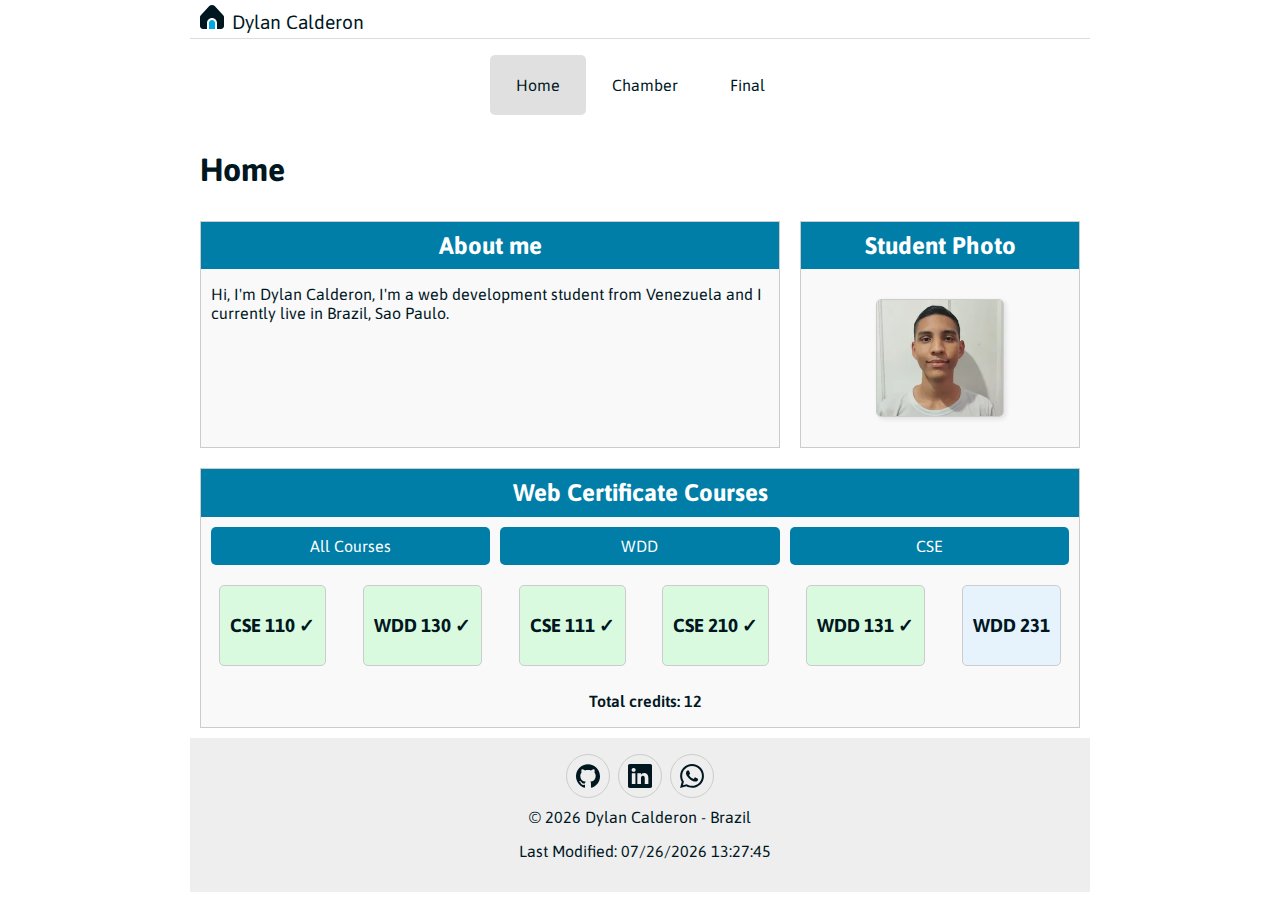
<file: index.html>
<!DOCTYPE html>
<html lang="en">

<head>
    <meta charset="UTF-8">
    <meta name="viewport" content="width=device-width, initial-scale=1.0">
    <title>WDD 231 - Homepage</title>
    <meta name="author" content="Dylan Janesky Calderon Machado">
    <meta name="description"
        content="Course Homepage Assignment for WDD 231 - Web Development, Main Page of the Repository">
    <meta property="og:title" content="WDD 231 Homepage">
    <meta property="og:description"
        content="Homepage for WDD 231 - Web Development Course, Main Page of the Repository with links to other projects and assignments.">
    <meta property="og:image" content="https://cdn0.iconfinder.com/data/icons/set-app-incredibles/24/Home-01-512.png">
    <meta property="og:url" content="https://dylanjcm.github.io/wdd231/index.html">
    <link rel="preconnect" href="https://fonts.googleapis.com">
    <link rel="preconnect" href="https://fonts.gstatic.com" crossorigin>
    <link href="https://fonts.googleapis.com/css2?family=Asap:ital,wght@0,100..900;1,100..900&display=swap"
        rel="stylesheet">
    <link rel="stylesheet" href="styles/normalize.css">
    <link rel="stylesheet" href="styles/base.css">
    <link rel="stylesheet" href="styles/larger.css">
    <link rel="icon" href="images/favicon.ico">
    <script src="scripts/navigation.js" defer></script>
    <script src="scripts/index.js" defer></script>
</head>

<body>
    <header>
        <img src="images/home.svg" alt="Home Icon" width="512" height="512">
        <span>Dylan Calderon</span>
        <button id="ham-btn" class="hamburger" aria-label="Toggle navigation"></button>
    </header>
    <nav id="nav-bar" class="navigation">
        <ul>
            <li class="current"><a href="index.html">Home</a></li>
            <li><a href="#">Chamber</a></li>
            <li><a href="#">Final</a></li>
        </ul>
    </nav>
    <main>
        <h1>Home</h1>
        <section class="info-box" id="about-box">
            <h2>About me</h2>
            <p>Hi, I'm Dylan Calderon, I'm a web development student from Venezuela and I currently live in Brazil, Sao
                Paulo.</p>
        </section>
        <section class="info-box" id="photo-box">
            <h2>Student Photo</h2>
            <img src="images/dylanimage.webp" alt="Student Photo" width="128" height="128">
        </section>
        <section class="info-box" id="courses-box">
            <h2>Web Certificate Courses</h2>
            <div id="filter-buttons">
                <button data-filter="all">All Courses</button>
                <button data-filter="WDD">WDD</button>
                <button data-filter="CSE">CSE</button>
            </div>
            <div id="course-list"></div>
        </section>
        <dialog id="course-dialog">
            <div id="dialog-content"></div>
            <button id="close-dialog" class="close-btn">Close</button>
        </dialog>

    </main>
    <footer>
        <div class="social">
            <a href="https://github.com/dylanjcm/wdd231"><img src="images/github.svg" alt="github icon" width="16"
                    height="16"></a>
            <a href="https://www.linkedin.com/in/dylan-calderon-6354aa339"><img src="images/linkedin.svg"
                    alt="linkedin icon" width="16" height="16"></a>
            <a href="https://wa.me/5511932115550"><img src="images/whatsapp.svg" alt="whatsapp icon" width="16"
                    height="16"></a>
        </div>
        <span id="currentyear"></span>
        <p id="last-modified"></p>
    </footer>
</body>

</html>
</file>
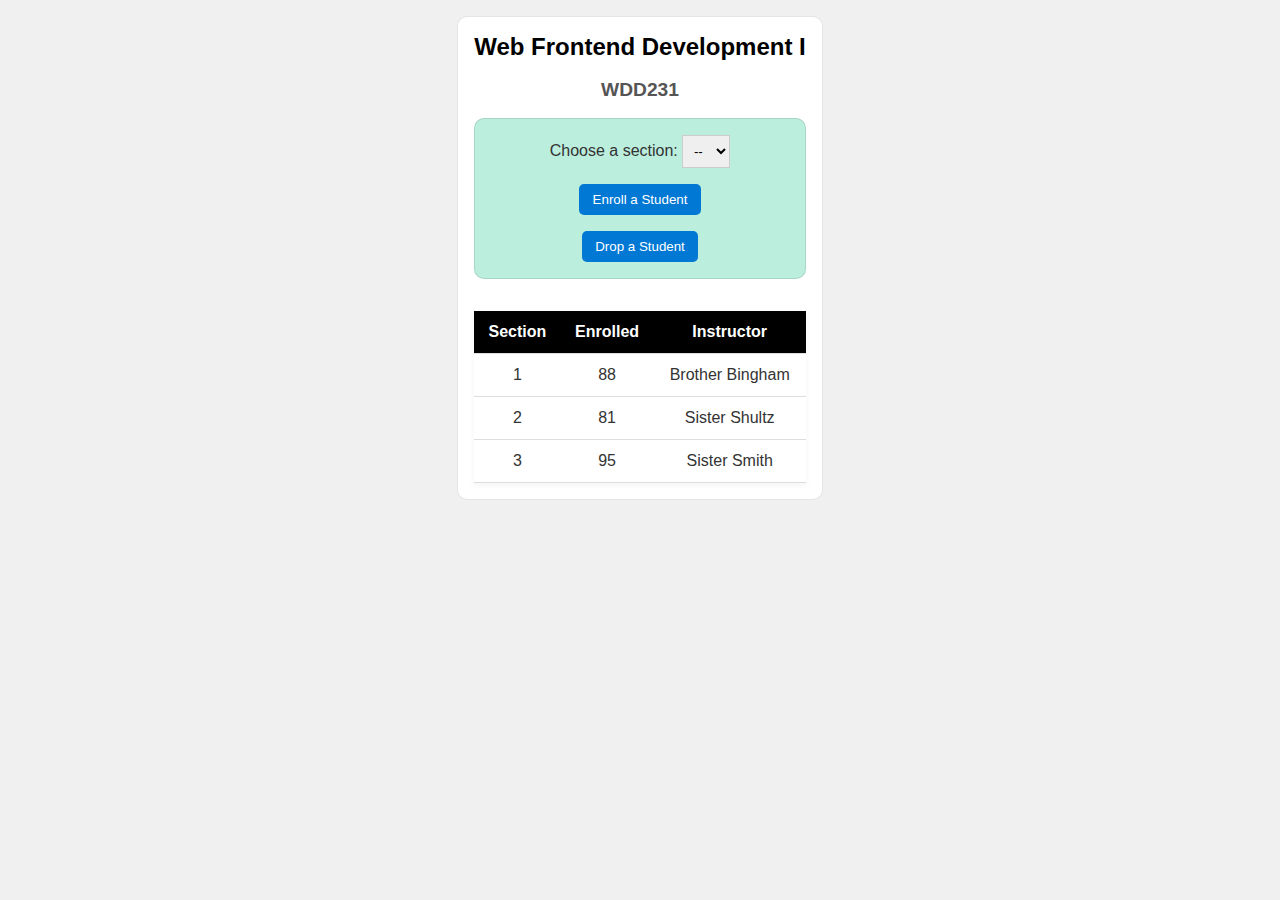
<file: modules.html>
<!DOCTYPE html>
<html lang="en">

<head>
  <meta charset="UTF-8">
  <meta name="viewport" content="width=device-width, initial-scale=1.0">
  <title>Modules Example: Course and Sections</title>
  <link rel="stylesheet" href="styles/modules.css">
  <script type="module" src="scripts/modules/modules.mjs"></script>
</head>

<body>
  <main>
  <h1 id="courseName"></h1>
  <h2 id="courseCode"></h2>

  <div id="enrollment">
    <label for="sectionNumber">Choose a section:</label>
    <select id="sectionNumber">
      <option value="0" disabled selected>--</option>
    </select>
    <button id="enrollStudent">Enroll a Student</button>
    <button id="dropStudent">Drop a Student</button>
  </div>

  <table>
    <thead>
      <tr>
        <th>Section</th>
        <th>Enrolled</th>
        <th>Instructor</th>
      </tr>
    </thead>
    <tbody id="sections"></tbody>
  </table>
  </main>
</body>

</html>
</file>
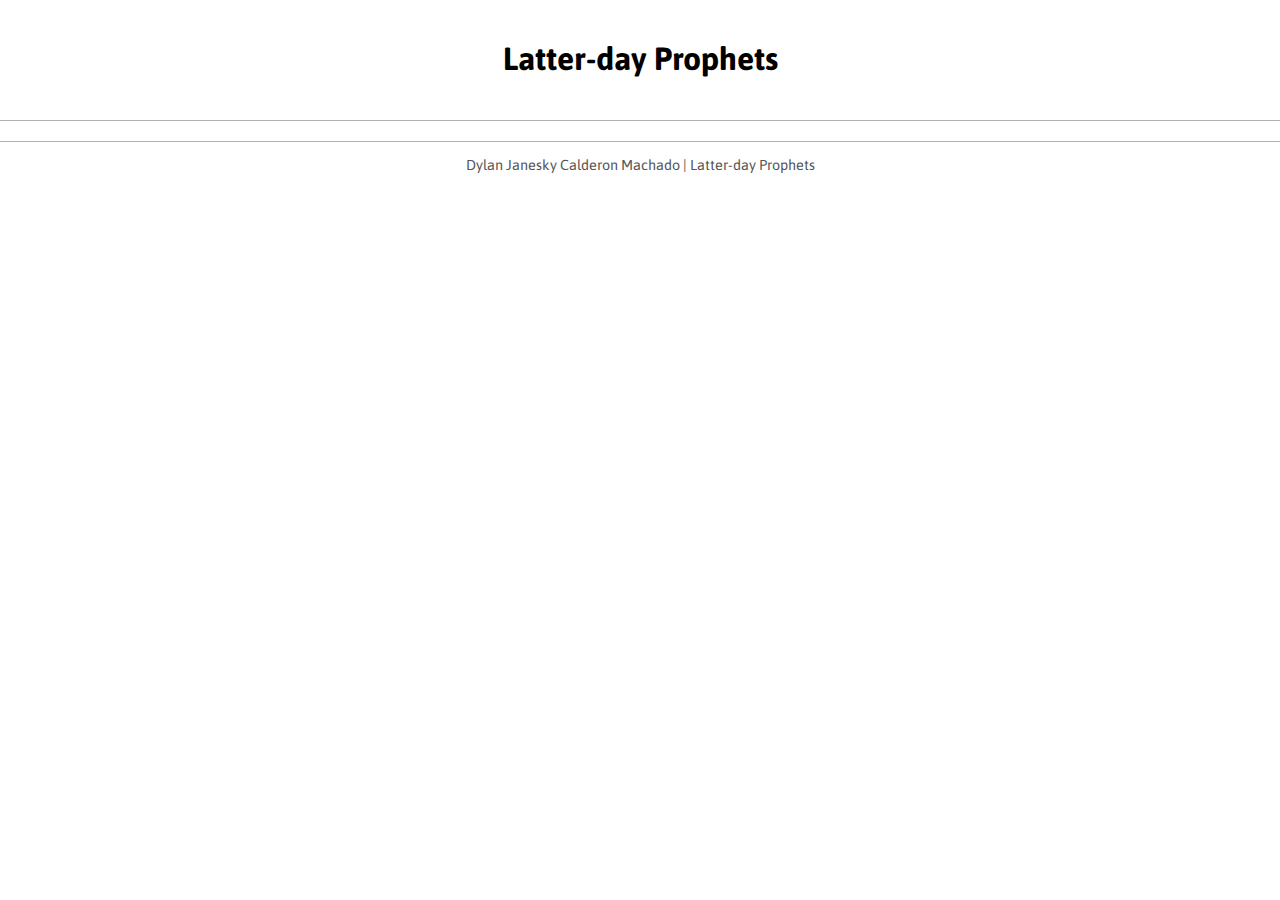
<file: prophets.html>
<!DOCTYPE html>
<html lang="en">

<head>
    <meta charset="UTF-8">
    <meta name="viewport" content="width=device-width, initial-scale=1.0">
    <title>WDD 231 - Homepage</title>
    <meta name="author" content="Dylan Janesky Calderon Machado">
    <meta name="description" content="Course Prohets Assignment for WDD 231 - Web Development">
    <meta property="og:title" content="WDD 231 Homepage">
    <meta property="og:description" content="Prophets Assignment for WDD 231 - Web Development Course, with a list of prophets, using Fetch API.">
    <meta property="og:image" content="https://cdn0.iconfinder.com/data/icons/set-app-incredibles/24/Home-01-512.png">
    <meta property="og:url" content="https://dylanjcm.github.io/wdd231/index.html">
    <link rel="preconnect" href="https://fonts.googleapis.com">
    <link rel="preconnect" href="https://fonts.gstatic.com" crossorigin>
    <link href="https://fonts.googleapis.com/css2?family=Asap:ital,wght@0,100..900;1,100..900&display=swap"
        rel="stylesheet">
    <link rel="stylesheet" href="styles/normalize.css">
    <link rel="stylesheet" href="styles/prophets.css">
    <link rel="icon" href="images/favicon.ico">
    <script src="scripts/navigation.js" defer></script>
    <script src="scripts/prophets.js" defer></script>
</head>
<body>
    <header>
  <h1>Latter-day Prophets</h1>
</header>
<main>
  <div id="cards"></div>
</main>
<footer>
  Dylan Janesky Calderon Machado | Latter-day Prophets
</footer>
</body>
</html>
</file>
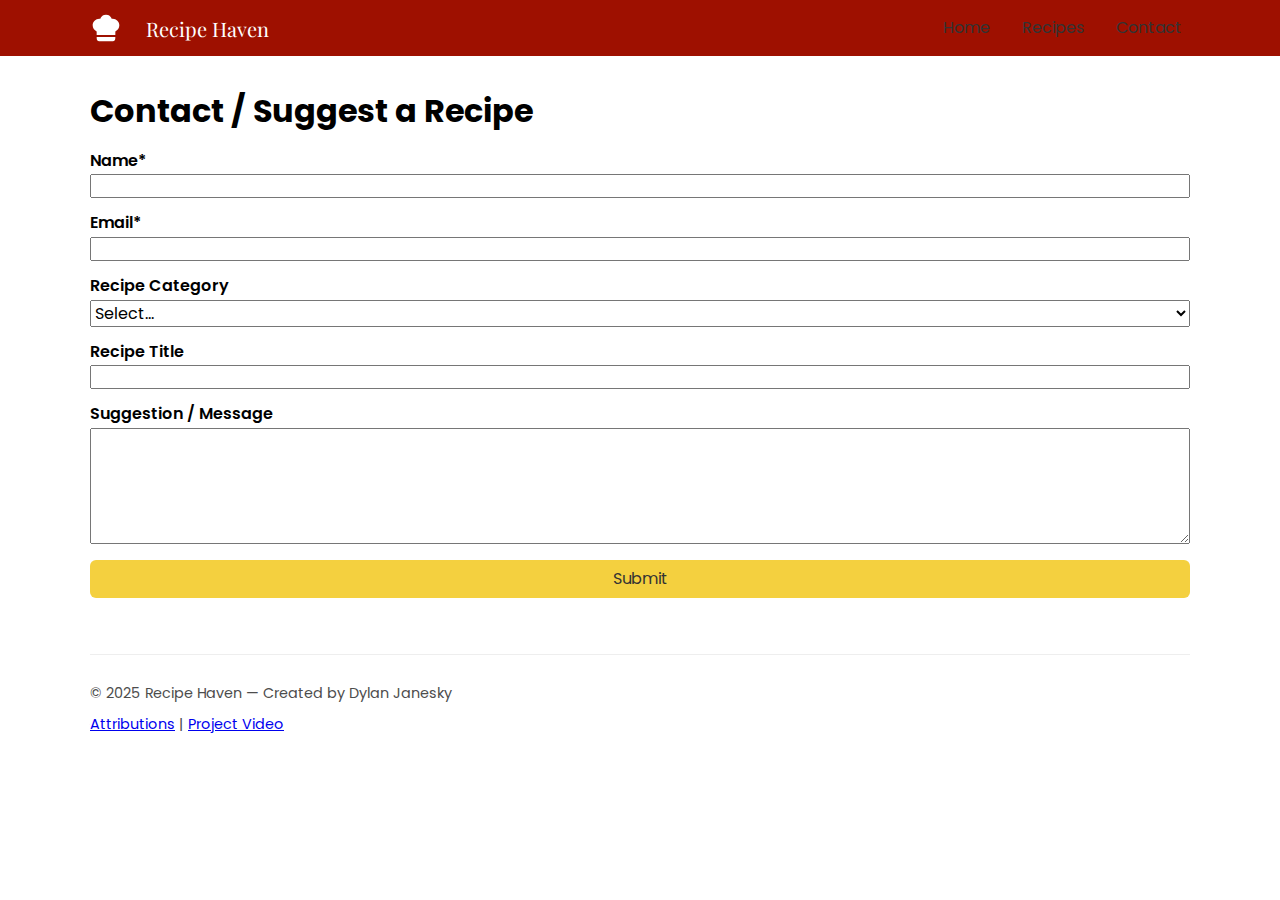
<file: project/contact.html>
<!doctype html>
<html lang="en">

<head>
    <meta charset="utf-8" />
    <meta name="viewport" content="width=device-width,initial-scale=1" />
    <title>Contact Us — Suggest a Recipe | Recipe Haven</title>
    <meta name="description"
        content="Send us your recipe ideas, questions, or feedback. Use the form to share dish suggestions, categories, and messages with the Recipe Haven team." />
    <meta name="author" content="Dylan Janesky Calderon Machado" />
    <meta property="og:title" content="Recipe Haven — Contact & Recipe Suggestions" />
    <meta property="og:description"
        content="Have a recipe idea? Use our contact form to send suggestions, share feedback, or reach out with questions. We'd love to hear from you!" />
    <meta property="og:image" content="https://dylanjcm.github.io/wdd231/project/images/og-image.webp" />
    <meta property="og:url" content="https://dylanjcm.github.io/wdd231/project/contact.html" />
    <link rel="icon" href="images/favicon.ico">
    <link rel="preconnect" href="https://fonts.googleapis.com">
    <link rel="preconnect" href="https://fonts.gstatic.com" crossorigin>
    <link
        href="https://fonts.googleapis.com/css2?family=Poppins:wght@300;400;600&family=Playfair+Display:wght@600&display=swap"
        rel="stylesheet">
    <link rel="stylesheet" href="styles/normalize.css">
    <link rel="stylesheet" href="styles/base.css">
    <link rel="stylesheet" href="styles/larger.css">
    <script src="scripts/navigation.js" defer></script>
    <script type="module" src="scripts/contact.js"></script>
</head>

<body>
    <header class="site-header">
        <nav class="nav container" aria-label="Main navigation">
            <button id="hamburger" class="hamburger" aria-controls="primary-menu" aria-expanded="false"
                aria-label="Open menu">☰</button>
            <img src="images/chef-hat.svg" alt="chef-icon" class="nav-icon">
            <a class="brand" href="index.html">Recipe Haven</a>
            <ul id="primary-menu" class="nav-list">
                <li><a href="index.html">Home</a></li>
                <li><a href="recipes.html">Recipes</a></li>
                <li><a id="active" href="contact.html" aria-current="page">Contact</a></li>
            </ul>
        </nav>
    </header>

    <main class="container contact-page">
        <h1>Contact / Suggest a Recipe</h1>

        <form id="contact-form" method="get" action="form-results.html" novalidate>
            <div class="form-row">
                <label for="name">Name<span aria-hidden="true">*</span></label>
                <input id="name" name="name" type="text" required>
            </div>

            <div class="form-row">
                <label for="email">Email<span aria-hidden="true">*</span></label>
                <input id="email" name="email" type="email" required>
            </div>

            <div class="form-row">
                <label for="category">Recipe Category</label>
                <select id="category" name="category" required>
                    <option value="">Select...</option>
                    <option value="breakfast">Breakfast</option>
                    <option value="lunch">Lunch</option>
                    <option value="dinner">Dinner</option>
                    <option value="dessert">Dessert</option>
                </select>
            </div>

            <div class="form-row">
                <label for="title">Recipe Title</label>
                <input id="title" name="title" type="text">
            </div>

            <div class="form-row">
                <label for="message">Suggestion / Message</label>
                <textarea id="message" name="message" rows="6"></textarea>
            </div>

            <div class="form-row">
                <button type="submit" class="btn">Submit</button>
            </div>
        </form>
    </main>

    <footer class="site-footer container">
        <p>&copy; 2025 Recipe Haven — Created by Dylan Janesky</p>
        <p><a href="attributions.html">Attributions</a> | <a href="https://youtu.be/FtDxSEpryQU">Project Video</a>
        </p>
    </footer>

</body>

</html>
</file>
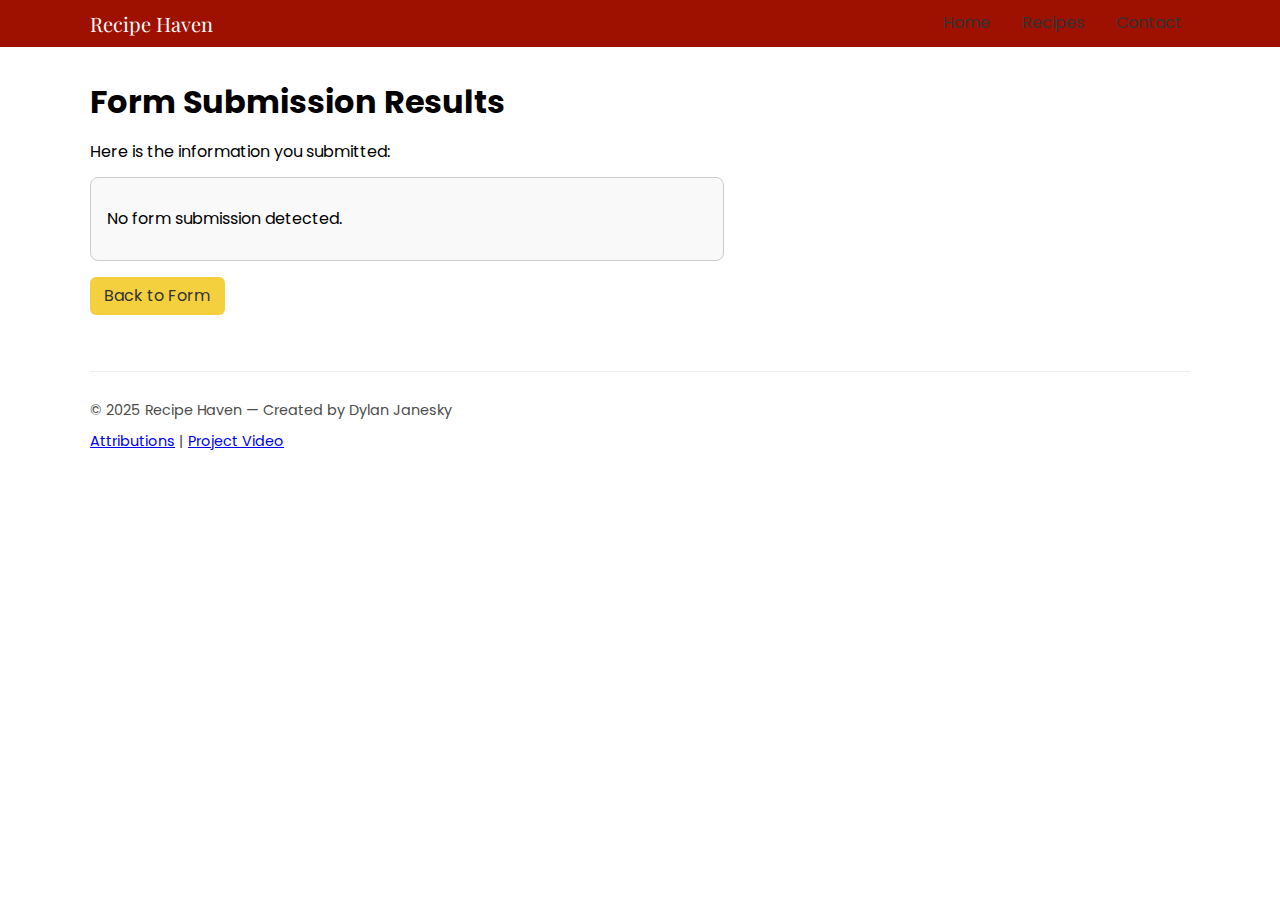
<file: project/form-results.html>
<!doctype html>
<html lang="en">

<head>
  <meta charset="utf-8">
  <meta name="viewport" content="width=device-width,initial-scale=1.0">
  <title>Form Results</title>
  <meta name="description" content="Submitted form results for Recipe Haven.">
  <meta name="author" content="Dylan Janesky Calderon Machado">
  <link rel="icon" href="images/favicon.ico">
  <link rel="preconnect" href="https://fonts.googleapis.com">
  <link rel="preconnect" href="https://fonts.gstatic.com" crossorigin>
  <link
    href="https://fonts.googleapis.com/css2?family=Poppins:wght@300;400;600&family=Playfair+Display:wght@600&display=swap"
    rel="stylesheet">
  <link rel="stylesheet" href="styles/normalize.css">
  <link rel="stylesheet" href="styles/base.css">
  <link rel="stylesheet" href="styles/larger.css">
  <script src="scripts/navigation.js" defer></script>
</head>

<body>

  <header class="site-header">
    <nav class="nav container">
      <button id="hamburger" class="hamburger" aria-controls="primary-menu" aria-expanded="false"
        aria-label="Open menu">☰</button>
      <a class="brand" href="index.html">Recipe Haven</a>
      <ul id="primary-menu" class="nav-list">
        <li><a href="index.html">Home</a></li>
        <li><a href="recipes.html">Recipes</a></li>
        <li><a href="contact.html">Contact</a></li>
      </ul>
    </nav>
  </header>

  <main class="container">
    <section class="form-results">
      <h1>Form Submission Results</h1>
      <p>Here is the information you submitted:</p>
      <div id="results" class="results-box"></div>
      <p><a class="btn" href="contact.html">Back to Form</a></p>
    </section>
  </main>

  <footer class="site-footer container">
    <p>&copy; 2025 Recipe Haven — Created by Dylan Janesky</p>
    <p><a href="attributions.html">Attributions</a> | <a href="https://youtu.be/YOUR_VIDEO_LINK">Project Video</a></p>
  </footer>

  <script>
    const resultsEl = document.getElementById('results');
    const params = new URLSearchParams(location.search);

    if ([...params].length === 0) {
      resultsEl.innerHTML = "<p>No form submission detected.</p>";
    } else {
      const dl = document.createElement("dl");
      dl.classList.add("results-list");

      [...params.entries()].forEach(([key, value]) => {
        const dt = document.createElement("dt");
        dt.textContent = key;
        const dd = document.createElement("dd");
        dd.textContent = value;
        dl.appendChild(dt);
        dl.appendChild(dd);
      });

      resultsEl.appendChild(dl);
    }
  </script>

</body>

</html>
</file>
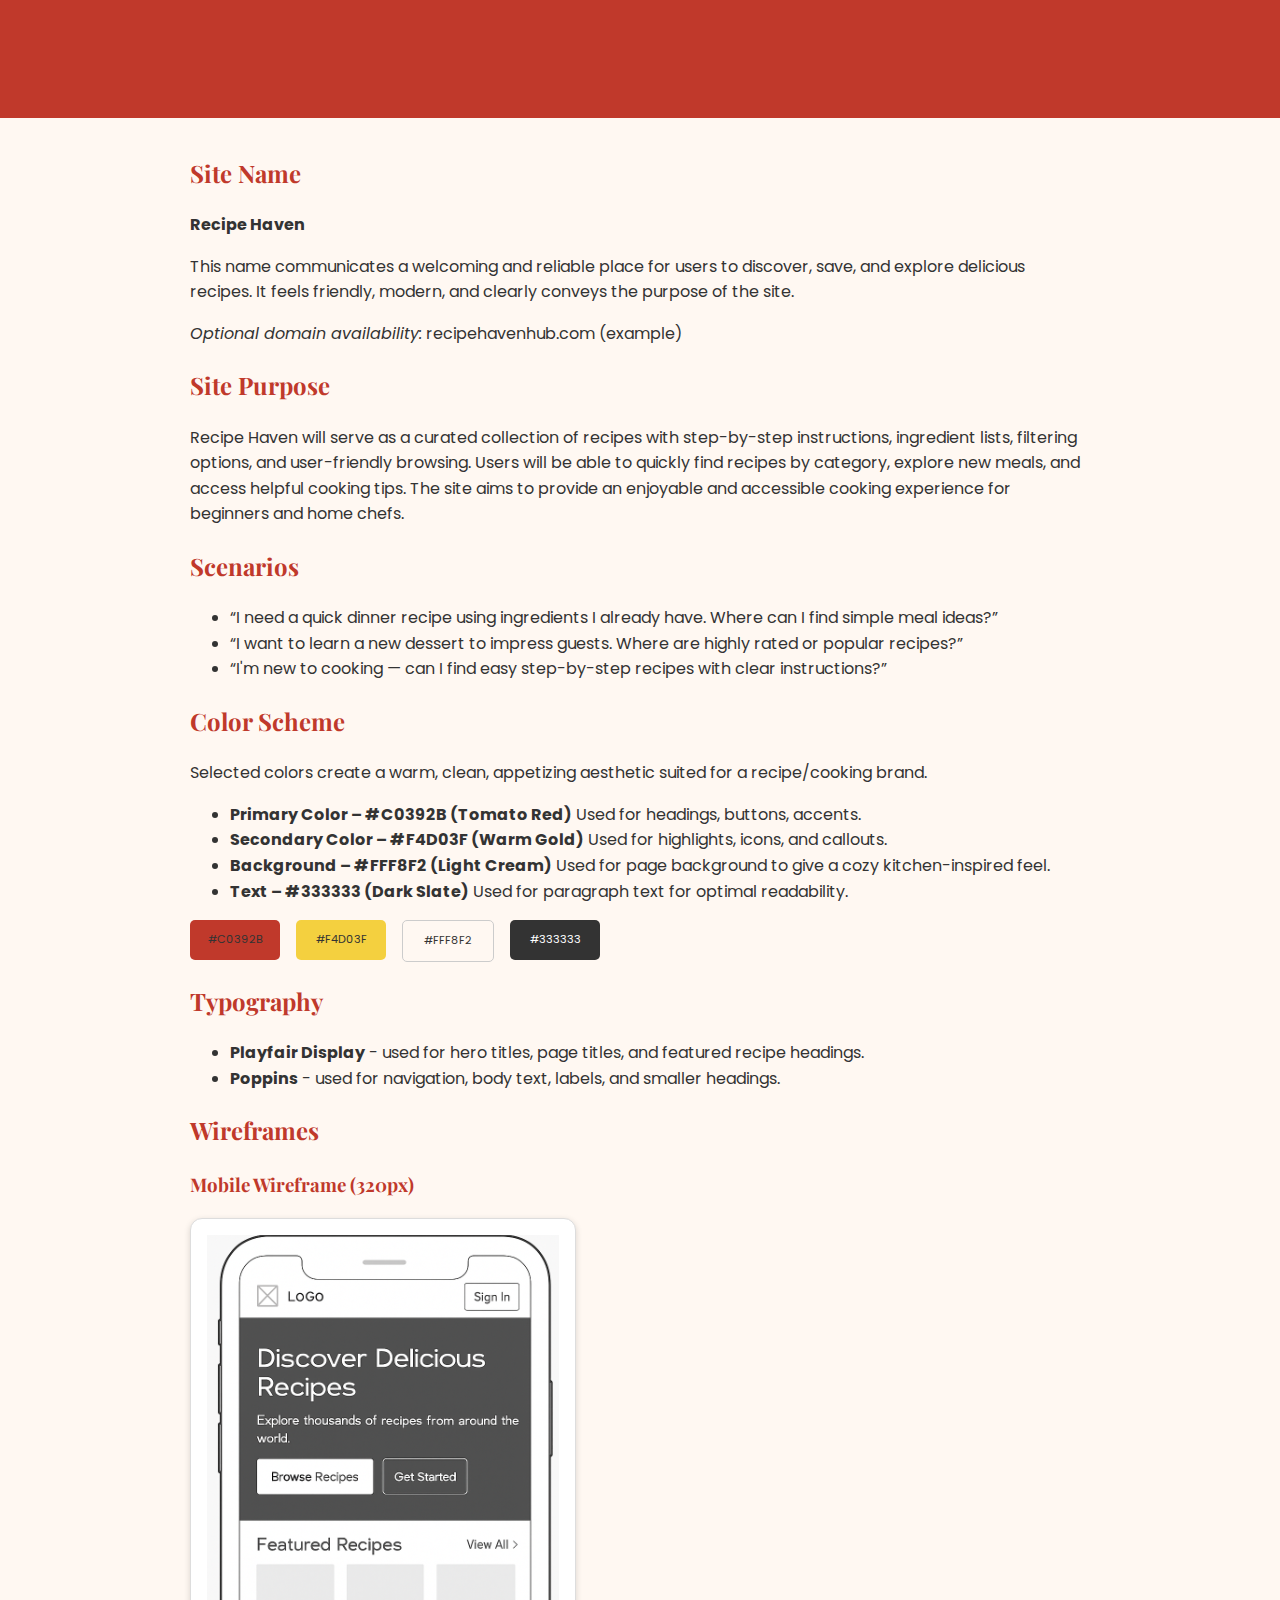
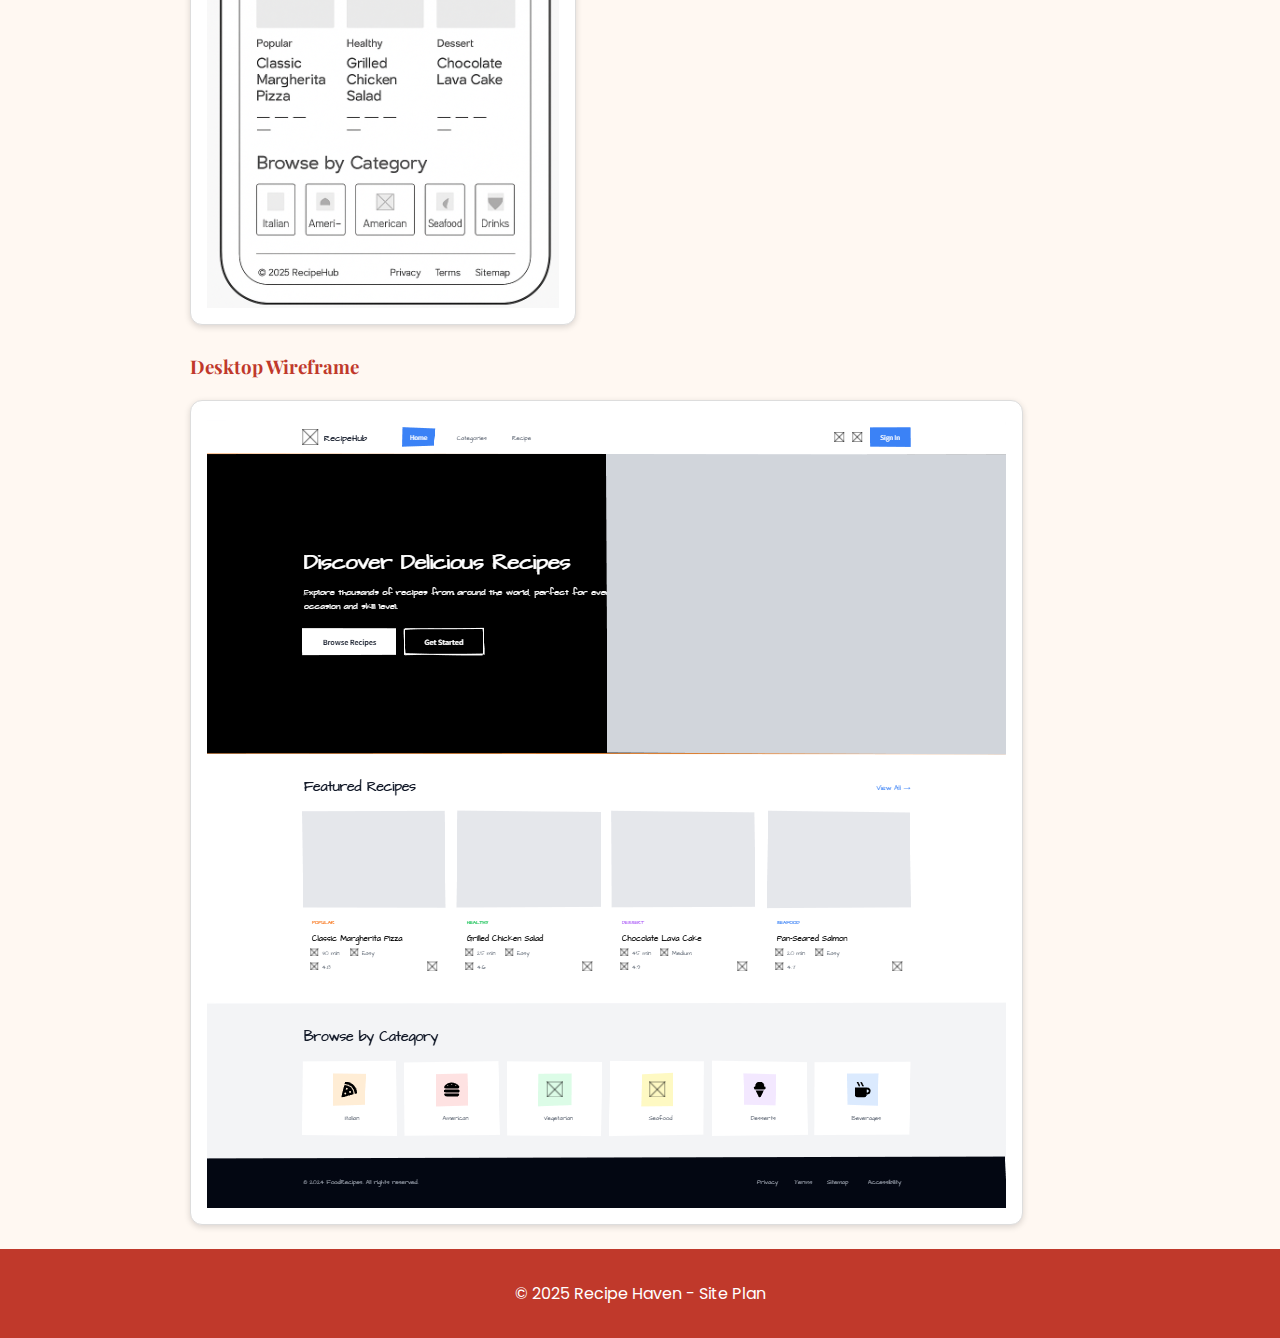
<file: project/siteplan.html>
<!DOCTYPE html>
<html lang="en">
<head>
    <meta charset="UTF-8" />
    <meta name="viewport" content="width=device-width, initial-scale=1.0" />
    <title>Recipe Haven - Site Plan</title>

    <meta name="description" content="Site plan and project outline for the Recipe Haven website." />
    <meta name="author" content="Dylan Janesky Calderon Machado" />

    <link rel="preconnect" href="https://fonts.googleapis.com">
    <link rel="preconnect" href="https://fonts.gstatic.com" crossorigin>
    <link href="https://fonts.googleapis.com/css2?family=Poppins:wght@300;400;600&family=Playfair+Display:wght@600&display=swap" rel="stylesheet">

    <link rel="stylesheet" href="styles/siteplan.css">
</head>

<body>
<header>
    <h1>Recipe Haven - Site Plan</h1>
</header>

<main>

<section>
    <h2>Site Name</h2>
    <p><strong>Recipe Haven</strong></p>
    <p>This name communicates a welcoming and reliable place for users to discover, save, and explore delicious recipes. It feels friendly, modern, and clearly conveys the purpose of the site.</p>
    <p><em>Optional domain availability:</em> recipehavenhub.com (example)</p>
</section>

<section>
    <h2>Site Purpose</h2>
    <p>
        Recipe Haven will serve as a curated collection of recipes with step-by-step instructions, ingredient lists, filtering options, and user-friendly browsing.  
        Users will be able to quickly find recipes by category, explore new meals, and access helpful cooking tips.  
        The site aims to provide an enjoyable and accessible cooking experience for beginners and home chefs.
    </p>
</section>

<section>
    <h2>Scenarios</h2>
    <ul>
        <li>“I need a quick dinner recipe using ingredients I already have. Where can I find simple meal ideas?”</li>
        <li>“I want to learn a new dessert to impress guests. Where are highly rated or popular recipes?”</li>
        <li>“I'm new to cooking — can I find easy step-by-step recipes with clear instructions?”</li>
    </ul>
</section>

<section>
    <h2>Color Scheme</h2>
    <p>Selected colors create a warm, clean, appetizing aesthetic suited for a recipe/cooking brand.</p>

    <ul>
        <li><strong>Primary Color – #C0392B (Tomato Red)</strong>  
            Used for headings, buttons, accents.</li>

        <li><strong>Secondary Color – #F4D03F (Warm Gold)</strong>  
            Used for highlights, icons, and callouts.</li>

        <li><strong>Background – #FFF8F2 (Light Cream)</strong>  
            Used for page background to give a cozy kitchen-inspired feel.</li>

        <li><strong>Text – #333333 (Dark Slate)</strong>  
            Used for paragraph text for optimal readability.</li>
    </ul>

    <div class="color-samples">
        <div style="background:#C0392B">#C0392B</div>
        <div style="background:#F4D03F">#F4D03F</div>
        <div style="background:#FFF8F2; border:1px solid #ccc;">#FFF8F2</div>
        <div style="background:#333333; color:white;">#333333</div>
    </div>
</section>

<section>
    <h2>Typography</h2>
    <ul>
        <li><strong>Playfair Display</strong> - used for hero titles, page titles, and featured recipe headings.</li>
        <li><strong>Poppins</strong> - used for navigation, body text, labels, and smaller headings.</li>
    </ul>
</section>

<section>
    <h2>Wireframes</h2>

    <h3>Mobile Wireframe (320px)</h3>
<img src="images/wireframe-mobile.png" alt="wireframe-mobile">

    <h3>Desktop Wireframe</h3>
<img src="images/wireframe-desktop.png" alt="wireframe-desktop">

</section>

</main>

<footer>
    <p>&copy; 2025 Recipe Haven - Site Plan</p>
</footer>

</body>
</html>
</file>
<file: styles/base.css>
/* ------------------------------Color Scheme------------------------------- 
#00171F (rich black)
#003459 (prussian blue)
#007EA7 (cerulean)
#00A8E8 (picton blue)
#FFFFFF (white)
*/

* {
    box-sizing: border-box;
    font-family: "Asap", sans-serif;
    color: #00171F;
}

header {
    display: grid;
    grid-template-columns: 24px auto 48px;
    padding: 5px 0 5px 10px;
    border-bottom: 1px solid #ddd;
    column-gap: 8px;
    align-items: end;
}

header img {
    display: block;
    width: 100%;
    height: auto;
    padding-bottom: 4px;
}

header span {
    font-size: 1.2rem;
    color: #00171F;
}

/* ------------------------------Hamburger------------------------------- */

.hamburger {
    background: none;
    border: none;
    color: #00171F;
    cursor: pointer;
    font-family: Verdana, Geneva, Tahoma, sans-serif;
}

.hamburger::before {
    content: "\2630";
    font-size: 2rem;
    cursor: pointer;
}

.hamburger.show::before {
    content: "\00d7";
}

/* ------------------------------Navigation------------------------------- */

.navigation {
    display: none;
}

.navigation.show {
    display: block;
}

.navigation ul {
    padding: 0;
    list-style: none;
}

.navigation a {
    text-decoration: none;
    display: block;
    padding: 0.8rem 10px;
    color: #00171F;
    border-bottom: 1px solid #ddd;
}

.navigation a:hover {
    background-color: #00A8E8;
    border-radius: 5px;
    color: white;
}
    
.navigation li.current {
    background-color: #e0e0e0;
    border-radius: 5px;
}

h1 {
    margin-left: 10px;
    color: #00171F;
    grid-column: 1 / 3;
}

p {
    margin-left: 10px;
}

/* ------------------------------Footer------------------------------- */
footer {
    background-color: #eee;
    padding: 1rem 10px;
    text-align: center;
    color: #00171F;
}

.social {
    display: flex;
    justify-content: center;
    column-gap: 8px;
    margin-bottom: 10px;
}

.social a {
    display: flex;
    border: 1px solid #ccc;
    border-radius: 22px;
    height: 44px;
    width: 44px;
    justify-content: center;
    align-items: center;
}

.social img {
    width: 24px;
    height: 24px;
}

.social a:hover {
    background-color: #ddd;
    border-radius: 22px;
}

/* ------------------------------Main------------------------------- */

h2 {
    margin-left: 10px;
}

.info-box {
    border: 1px solid #ccc;
    background-color: #f9f9f9;
    margin: 10px;
}

.info-box h2 {
    margin: 0;
    padding: 10px;
    background-color: #007EA7;
    color: white;
    text-align: center;
}

#courses-box {
    grid-column: 1 / 3;
}

#photo-box img {
    display: block;
    max-width: 100%;
    height: auto;
    margin: 30px auto;
    border-radius: 5px;
    border: 1px solid #ccc;
    box-shadow: 2px 2px 5px rgba(0, 0, 0, 0.1);
}

.course-card {
    border: 1px solid #ccc;
    border-radius: 5px;
    padding: 10px;
    margin: 10px;
    background-color: #e6f3fd;
    cursor: pointer;
}

.course-card:hover {
    background-color: #c8e4fc;
    color: white;
}

.course-card.completed {
    background-color: #d9fade;
}

.course-card.completed:hover {
    background-color: rgb(163, 250, 166);
    color: white;
}

.course-details {
    display: none;
}

.course-details.open {
    display: block;
}

#filter-buttons {
    display: grid;
    grid-template-columns: 1fr 1fr 1fr;
    text-align: center;
    margin: 10px;
    gap: 10px; 
}

#filter-buttons button {
    padding: 10px;
    border: none;
    border-radius: 5px;
    background-color: #007EA7;
    color: white;
    cursor: pointer;
}

#filter-buttons button:hover {
    background-color: #00A8E8;
}
</file>
<file: styles/larger.css>
@media only screen and (min-width: 38rem) {

    header,
    main,
    nav,
    footer {
        max-width: 900px;
        margin: 0 auto;
    }

    header {
        grid-template-columns: 24px auto;
    }

    .hamburger {
        display: none;
    }

    .navigation {
        display: block;
    }

    .navigation ul {
        display: flex;
        justify-content: center;
        padding: 0;
        list-style: none;
    }

    .navigation li {
        padding: 0.5rem 1rem;
    }

    .navigation a {
        border-bottom: none;
    }

    main {
        display: grid;
        grid-template-columns: 2fr 1fr;
    }

    #course-list {
        display: flex;
        flex-wrap: wrap;
        justify-content: space-around;
    }

    #course-list p {
        flex-basis: 100%;
    }

    dialog {
        border: none;
        border-radius: 10px;
        padding: 1.5rem;
        max-width: 400px;
        box-shadow: 0 4px 20px rgba(0, 0, 0, 0.25);
        margin: auto;
    }
}
</file>
<file: styles/modules.css>
* {
  margin: 0;
  padding: 0;
  box-sizing: border-box;
}

body {
  font-family: Arial, sans-serif;
  background-color: #f0f0f0;
}

main {
  padding: 1rem;
  background-color: #fff;
  color: #333;
  width: fit-content;
  margin: 1rem auto;
  border: 1px solid rgb(0 0 0 / 10%);
  border-radius: 10px;
}

h1 {
  font-size: 1.5rem;
  color: #000;
}

h2 {
  font-size: 1.2rem;
  color: #555;
}

h1,
h2 {
  text-align: center;;
  margin-bottom: 1.1rem;
}

form p {
  margin: .5rem;
  font-weight: bold;
}

#enrollment {
  padding: 1rem 1rem 0 1rem;
  border: 1px solid rgb(0 0 0 / 10%);
  border-radius: 10px;
  background-color: #bed;
  text-align: center;
}

select {
  padding: 0.5em;
  border: 1px solid #ccc;
  width: 3rem;
}

button {
  display: block;
  margin: 1rem auto;
  padding: 0.6em 1em;
  border: none;
  border-radius: 5px;
  background-color: #0078d4;
  color: white;
  cursor: pointer;
}

button:hover {
  background-color: #005fa3;
}

table {
  margin-top: 2rem;
  width: 100%;
  border-collapse: collapse;
  background-color: white;
  box-shadow: 0 2px 6px rgb(0 0 0 / 5%);
}

th,
td {
  padding: 0.75rem;
  text-align: center;
  border-bottom: 1px solid #ddd;
}

th {
  background-color: #000;
  color: white;
  font-weight: bold;
}

tr:hover {
  background-color: #bbb;
}
</file>
<file: styles/prophets.css>
* {
    box-sizing: border-box;
    font-family: 'Asap', sans-serif;
    margin: 0;
    padding: 0;
}

header {
    text-align: center;
    padding: 20px 0;
    border-bottom: 1px solid #7e7e7e9c;
}

section {
    border: 2px solid #000;
    border-radius: 5px;
    padding: 15px;
    margin: 5px 10px;
    max-width: 300px;
    text-align: center;
    background-color: #ebebeb;
    box-shadow: 2px 2px 5px rgba(0, 0, 0, 0.1);
}

section:hover {
    background-color: #e7e7e7;
    box-shadow: 4px 4px 10px rgba(0, 0, 0, 0.2);
}

section h2 {
    font-size: 1.5em;
    margin-bottom: 10px;
}

section p {
    margin-bottom: 10px;
}

section img {
    width: 100%;
    height: auto;
    border-radius: 5px;
    box-shadow: 2px 2px 5px rgba(0, 0, 0, 0.2);
}

section img:hover {
    transform: scale(1.03);
    transition: transform 0.3s;
    box-shadow: 4px 4px 10px rgba(0, 0, 0, 0.3);
}

footer {
    text-align: center;
    padding: 15px 0;
    border-top: 1px solid #7e7e7e9c;
    margin-top: 20px;
    font-size: 0.9em;
    color: #555;
}

@media only screen and (min-width: 38rem) {
    #cards {
        display: grid;
        grid-gap: 0.5rem;
        grid-template-columns: repeat(auto-fit, minmax(300px, 1fr));
    }
}
</file>
<file: project/styles/base.css>
:root {
    --bg: #FFF8F2;
    --card: #fff;
    --primary: #9e1000;
    --accent: #F4D03F;
    --text: #333333;
    --muted: #4d4d4d;
    --gap: 1rem;
    font-family: "Poppins", system-ui, -apple-system, "Segoe UI", Roboto, "Helvetica Neue", Arial;
}

/* Utility */
.container {
    max-width: 1100px;
    margin: 0 auto;
    padding: 1rem;
}

.visually-hidden {
    position: absolute !important;
    height: 1px;
    width: 1px;
    overflow: hidden;
    clip: rect(1px, 1px, 1px, 1px);
    white-space: nowrap;
}

/* Layout */
.site-header {
    background: var(--primary);
    color: #fff;
}

.nav {
    display: flex;
    align-items: center;
    justify-content: space-between;
    gap: 1rem;
    padding: 0.75rem 0;
}

.brand {
    font-family: "Playfair Display", serif;
    font-size: 1.25rem;
    color: #fff;
    text-decoration: none;
    margin-right: auto;
}

.nav-icon {
    width: 32px;
    height: 32px;
}

.nav-list {
    list-style: none;
    display: flex;
    gap: 0.75rem;
    margin: 0;
    padding: 0;
}

.nav-list a {
    color: var(--text);
    text-decoration: none;
    padding: 0.5rem;
    border-radius: 6px;
}

.hamburger {
    display: none;
    background: none;
    color: #fff;
    border: 0;
    font-size: 1.125rem;
}

/* Hero */
.hero {
    text-align: center;
    padding: 2rem 0;
    background: linear-gradient(180deg, rgba(10, 61, 98, 0.05), transparent);
    border-radius: 8px;
    margin-bottom: 1rem;
}

.hero h1 {
    font-family: "Playfair Display", serif;
    margin: 0 0 .5rem;
    color: var(--primary);
    font-size: 2rem;
}

.btn {
    display: inline-block;
    background: var(--accent);
    color: #333;
    text-decoration: none;
    padding: .6rem .9rem;
    border-radius: 6px;
    border: 0;
    cursor: pointer;
}

/* Recipe grid */
.recipe-grid {
    display: grid;
    grid-template-columns: repeat(1, 1fr);
    gap: 1rem;
}

.recipe-card {
    background: var(--card);
    padding: 0.75rem;
    border-radius: 8px;
    box-shadow: 0 1px 4px rgba(0, 0, 0, 0.05);
    display: flex;
    gap: 0.75rem;
    align-items: flex-start;
}

.recipe-card img {
    width: 120px;
    height: 80px;
    object-fit: cover;
    border-radius: 6px;
    flex-shrink: 0;
}

.recipe-meta {
    font-size: .9rem;
    color: var(--muted);
}

/* Forms */
.form-row {
    margin-bottom: 1rem;
    display: flex;
    flex-direction: column;
}

label {
    font-weight: 600;
    margin-bottom: .25rem;
}

/* Footer */
.site-footer {
    border-top: 1px solid #eee;
    padding: 1rem 0;
    margin-top: 1.5rem;
    color: var(--muted);
    font-size: .9rem;
}

/* Modal (dialog) */
dialog::backdrop {
    background: rgba(0, 0, 0, 0.4);
}

dialog {
    border: none;
    border-radius: 8px;
    padding: 1rem;
    width: min(700px, 95%);
}

dt {
    font-weight: 800;
}

dd {
    margin: 0 0 1rem 0;
}

#results {
    border: 1px solid #ccc;
    border-radius: 8px;
    padding: 1rem;
    background: #f9f9f9;
    max-width: 600px;
}

/* Modal: fade in + backdrop + layout */
dialog {
    border: none;
    border-radius: 8px;
    padding: 1rem;
    width: min(700px, 95%);
    max-width: 95%;
    opacity: 0;
    transform: translateY(-6px);
    transition: none;
    /* we use animation when opening */
}

/* backdrop style */
dialog::backdrop {
    background: rgba(0, 0, 0, 0.45);
    backdrop-filter: blur(1px);
}

/* fade-in animation */
@keyframes dialog-fade-in {
    from {
        opacity: 0;
        transform: translateY(-8px);
    }

    to {
        opacity: 1;
        transform: translateY(0);
    }
}

/* when dialog is open, run the animation */
dialog[open] {
    animation: dialog-fade-in 180ms ease-out forwards;
    opacity: 1;
    transform: translateY(0);
}

/* ensure modal content is scrollable if tall */
dialog>div {
    max-height: 70vh;
    overflow: auto;
    padding-right: 0.25rem;
}

/* optional: style the dialog action buttons row */
.dialog-actions {
    display: flex;
    gap: 0.5rem;
    justify-content: flex-end;
    margin-top: 0.75rem;
}


/* Small screens adjustments */
@media (min-width:600px) {
    .recipe-grid {
        grid-template-columns: repeat(2, 1fr);
    }
}
</file>
<file: project/styles/larger.css>
@media (min-width:900px) {
    .nav-list {
        display: flex;
        gap: 1rem;
    }

    .hamburger {
        display: none;
    }

    .hero h1 {
        font-size: 2.6rem;
    }

    .recipe-grid {
        grid-template-columns: repeat(3, 1fr);
    }

    .nav {
        gap: 1.5rem;
    }
}

@media (max-width:899px) {
    .hamburger {
        display: block;
        width: 44px;
        height: 44px;
    }

    .nav-list {
        display: none;
        position: absolute;
        top: 70px;
        left: 1rem;
        background: var(--card);
        padding: .5rem;
        border-radius: 6px;
        box-shadow: 0 6px 18px rgba(0, 0, 0, 0.12);
    }

    .nav-list li {
        margin: 0.5rem 2rem; 
        border-bottom: 1px solid #999999;
    }

    .nav-list.open {
        display: flex;
        justify-content: center;
        align-items: center;
        flex-direction: column;
    }
}
</file>
<file: project/styles/siteplan.css>
body {
    font-family: "Poppins", sans-serif;
    background: #FFF8F2;
    color: #333;
    margin: 0;
    padding: 0;
}

header, footer {
    background: #C0392B;
    color: white;
    padding: 1rem;
    text-align: center;
}

h1, h2, h3 {
    font-family: "Playfair Display", serif;
    color: #C0392B;
}

main {
    max-width: 900px;
    margin: auto;
    padding: 1rem;
    line-height: 1.6;
}

.color-samples {
    display: flex;
    gap: 1rem;
    margin-top: .5rem;
}

.color-samples div {
    width: 90px;
    height: 40px;
    display: flex;
    align-items: center;
    justify-content: center;
    font-size: .7rem;
    border-radius: 5px;
}

img {
    background: white;
    padding: 1rem;
    border-radius: 12px;
    box-shadow: 0 2px 6px rgba(0,0,0,.15);
    overflow-x: auto;
    border: 1px solid #ddd;
}
</file>
